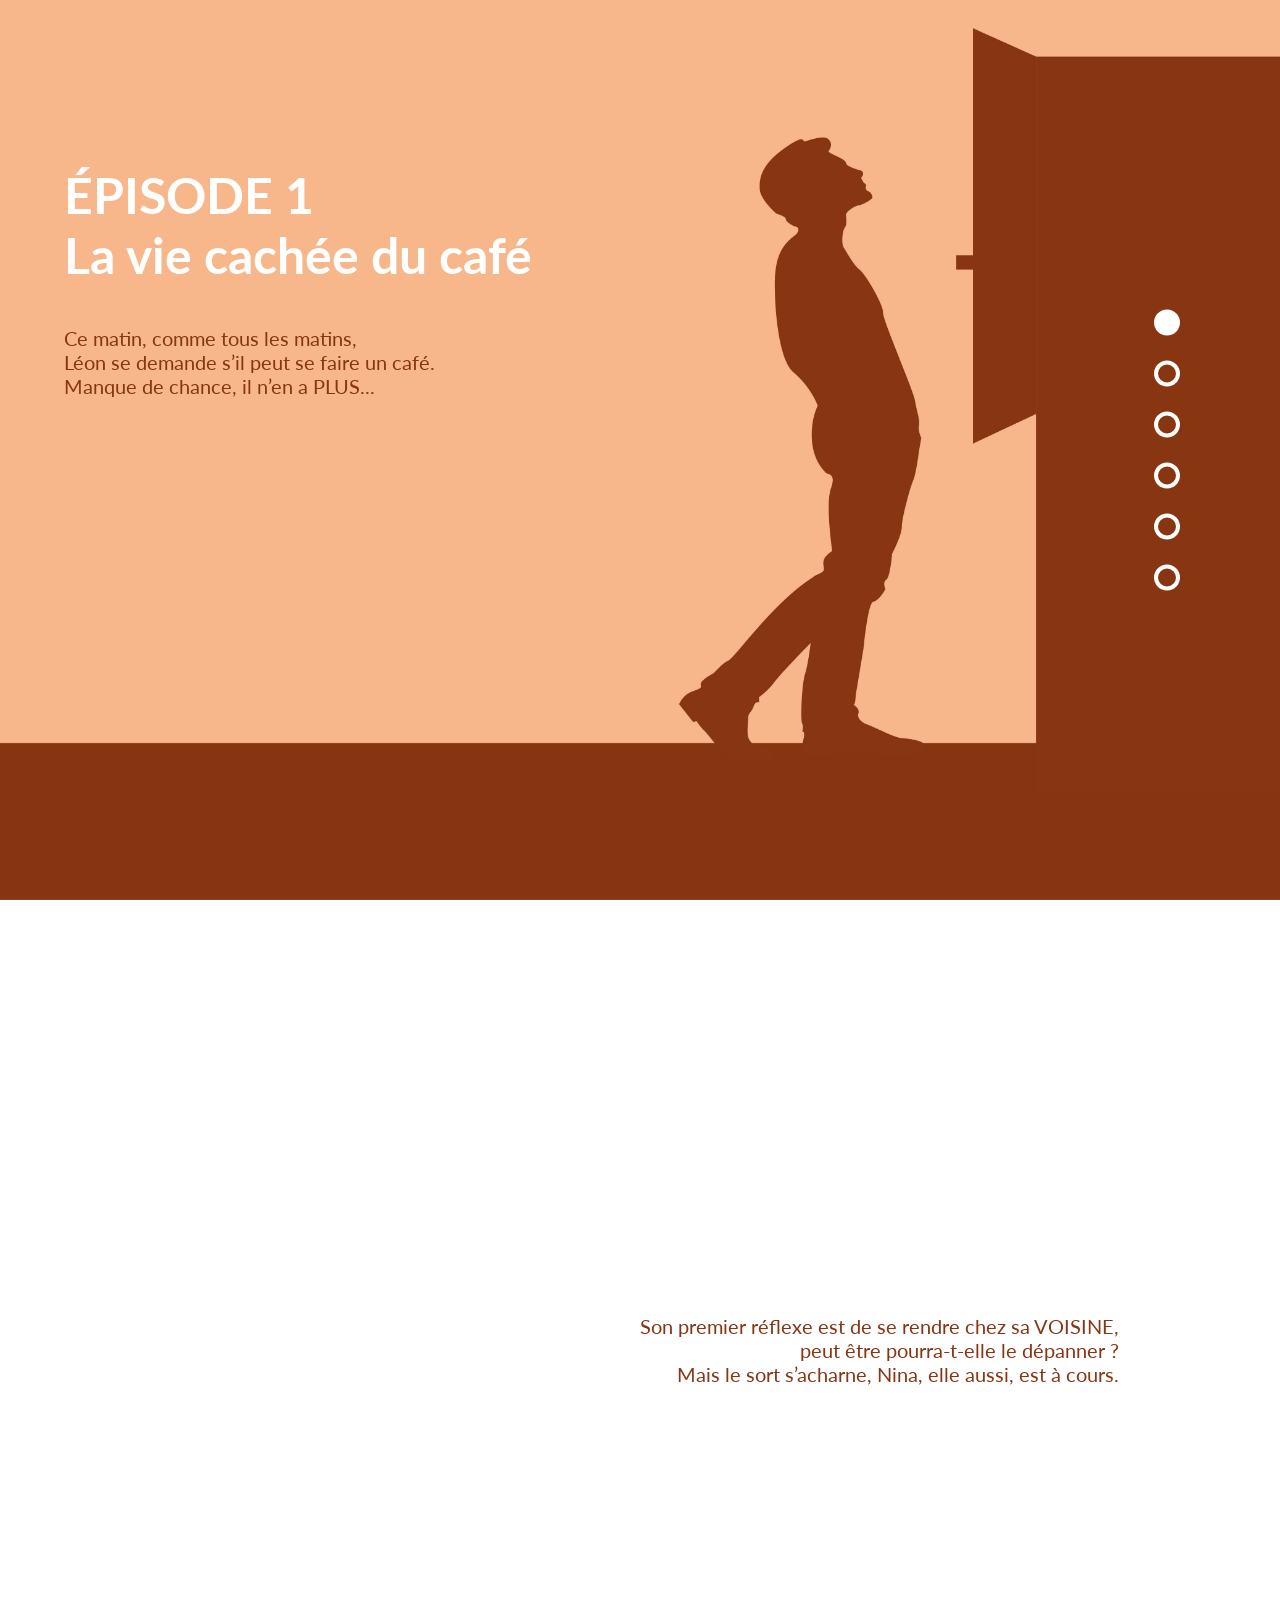
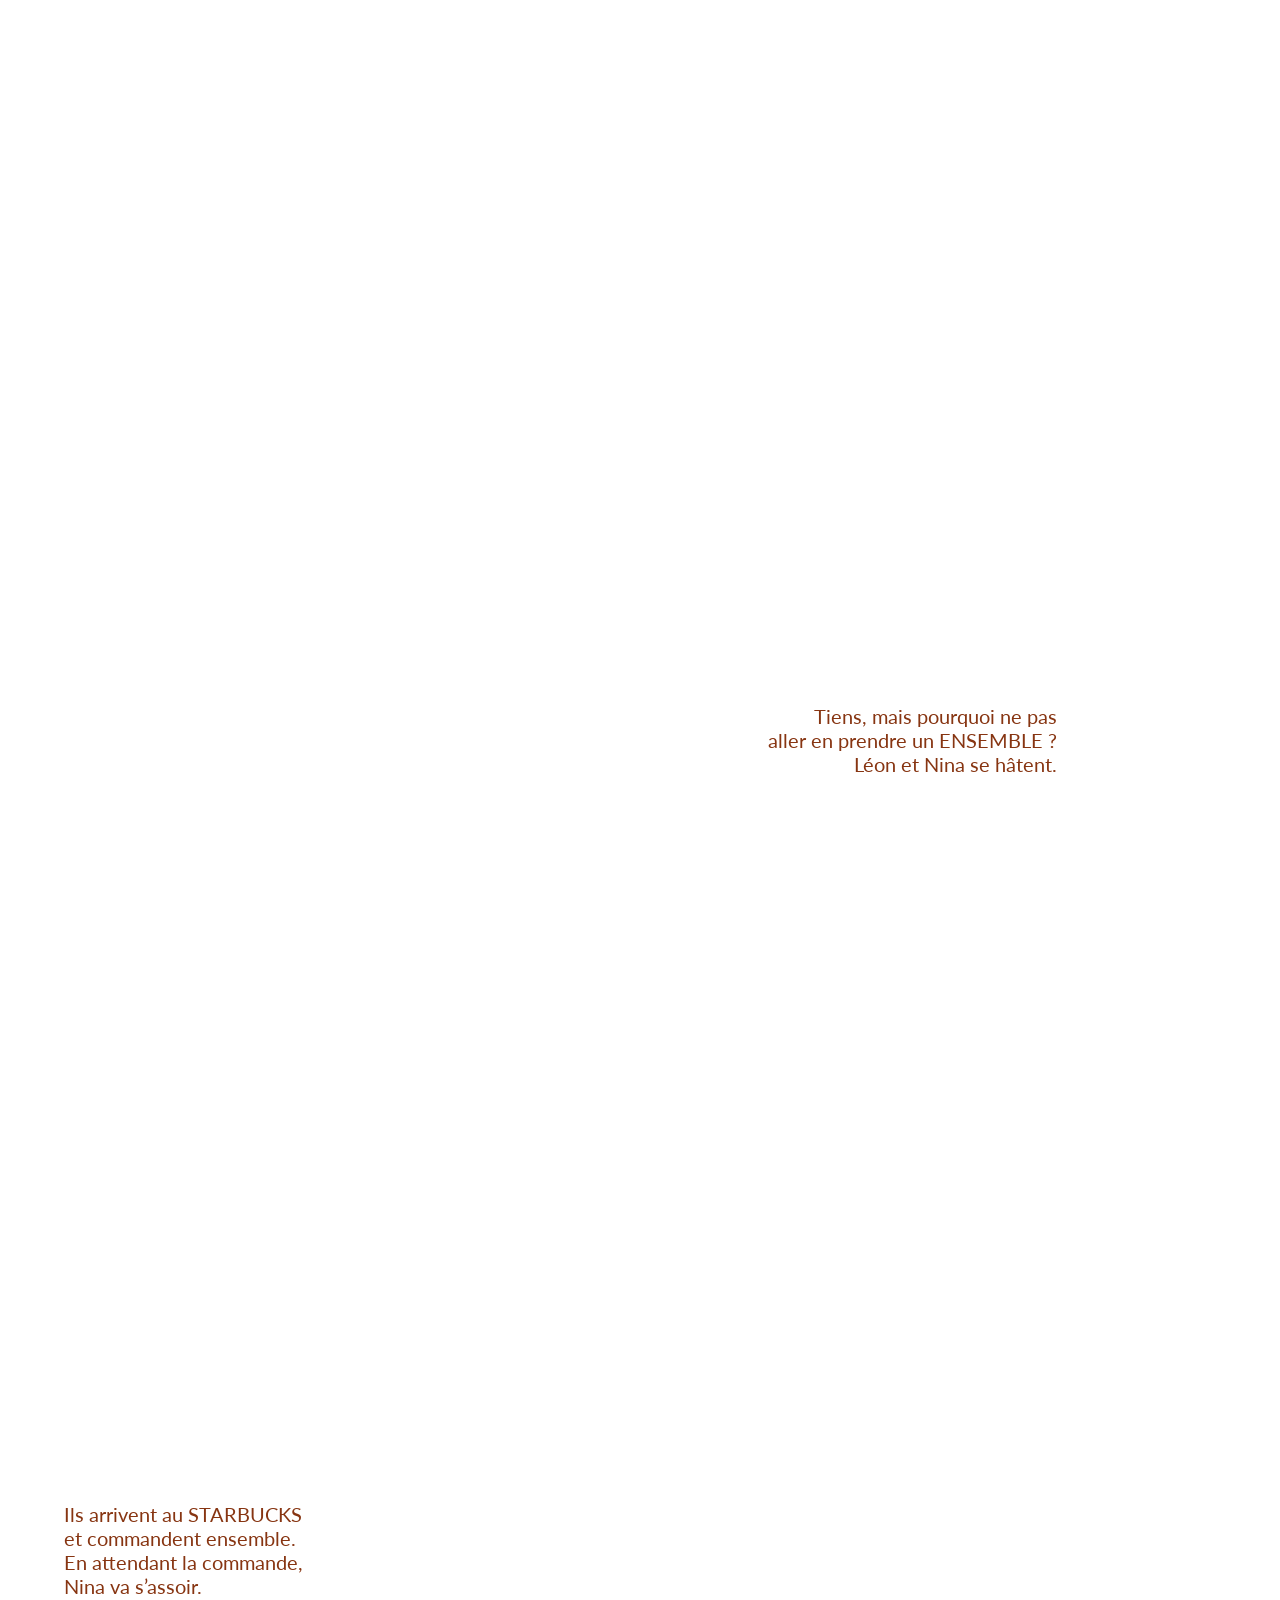
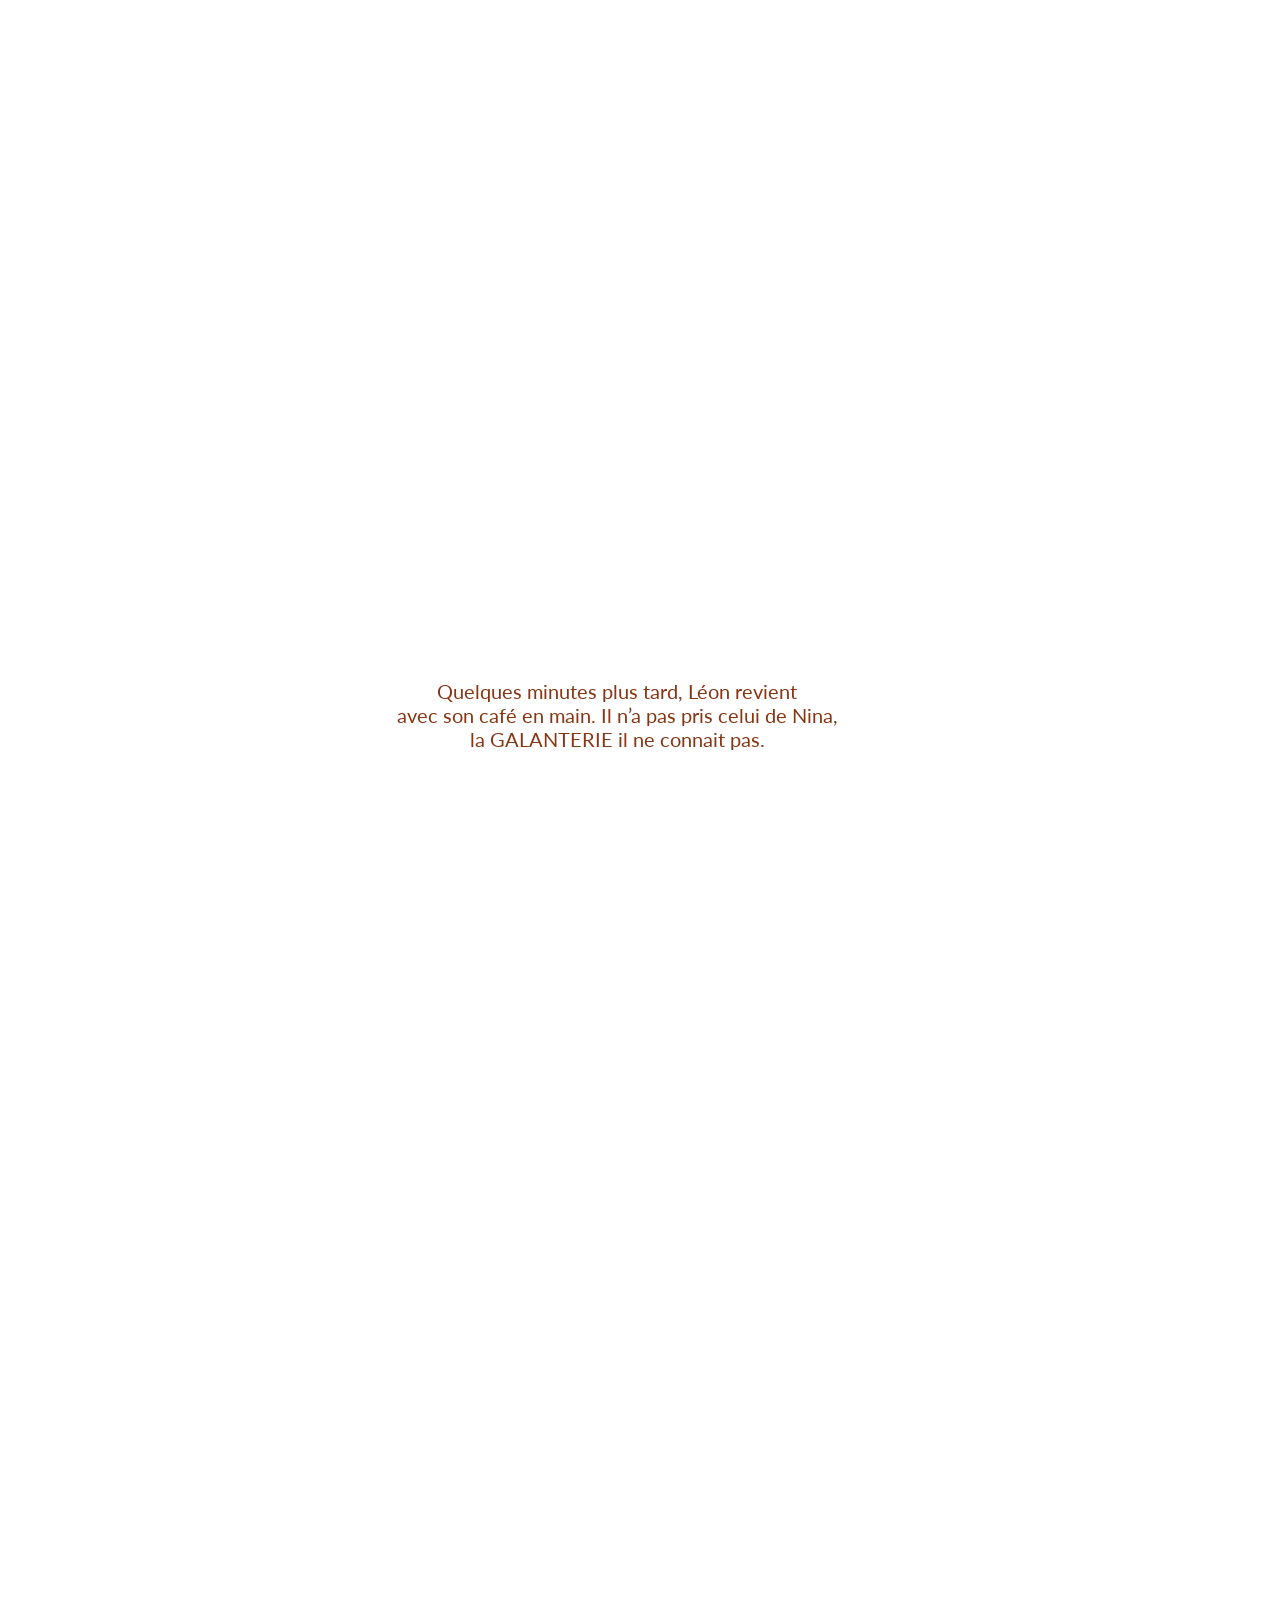
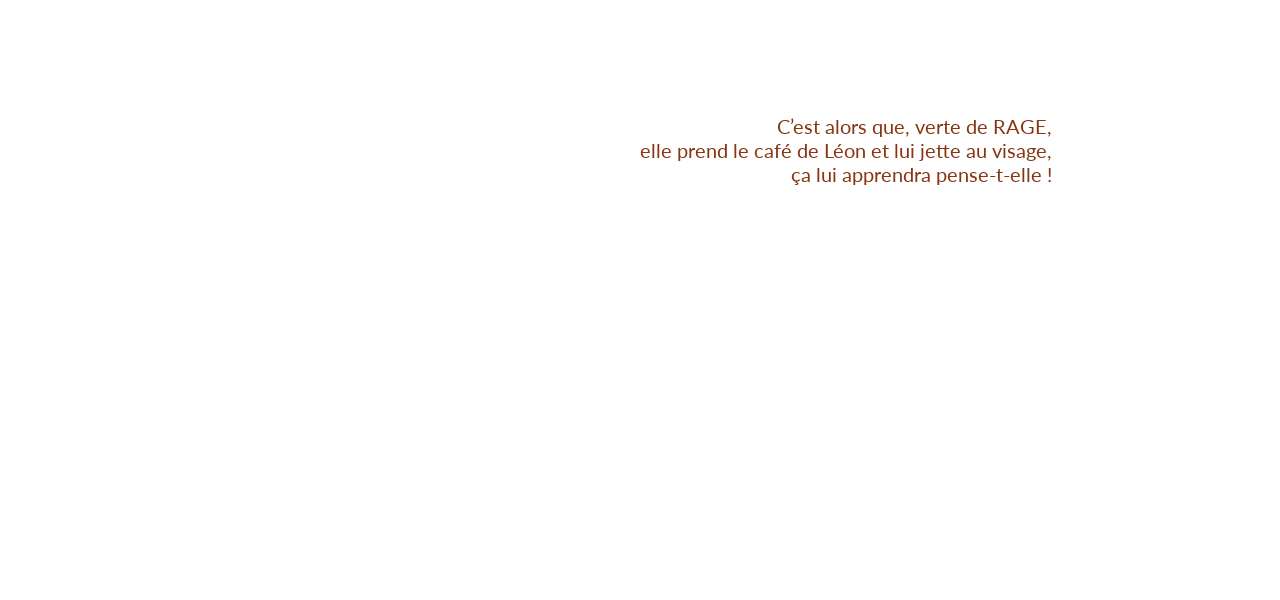
<file: index.html>
<!DOCTYPE html>
<html lang="en" class="no-js">
	<head>
		<meta charset="UTF-8" />
		<meta http-equiv="X-UA-Compatible" content="IE=edge,chrome=1">
		<meta name="viewport" content="width=device-width, initial-scale=1.0">
		<title>La vie cachée du café</title>
		<meta name="description" content="Une petite histoire sur du café" />
		<meta name="keywords" content="background scrolling, fixed background, background-attachment, jquery" />
		<meta name="author" content="Codrops" />
		<link rel="shortcut icon" href="../favicon.ico">
		<link rel="stylesheet" type="text/css" href="css/default.css" />
		<link rel="stylesheet" type="text/css" href="css/component.css" />
		<script src="js/modernizr.custom.js"></script>
	</head>
	<body>
		<div class="container">
			<header class="clearfix">

			</header>
			<div id="cbp-fbscroller" class="cbp-fbscroller">
				<nav>
					<a href="#fbsection1" class="cbp-fbcurrent">Section 1</a>
					<a href="#fbsection2">Section 2</a>
					<a href="#fbsection3">Section 3</a>
					<a href="#fbsection4">Section 4</a>
					<a href="#fbsection5">Section 5</a>
					<a href="#fbsection6">Section 6</a>
				</nav>

				<section id="fbsection">
					<div class="section-content-5">
					<h1>ÉPISODE 1 <br />  La vie cachée du café</h1>

					                           <p>Ce matin, comme tous les matins,<br />
					                           Léon se demande s’il peut se faire un café.<br />
																		 Manque de chance, il n’en a PLUS...  <br />
																	 </p>
																	   </div>
				</section>


				<section id="fbsection2">
									<div class="section-content">
										<p> Son premier réflexe est de se rendre chez sa VOISINE, <br />
										peut être pourra-t-elle le dépanner ? <br />
										Mais le sort s’acharne, Nina, elle aussi, est à cours. </p>
                  </div>
      	</section>


				<section id="fbsection3">
					<div class="section-content-1">
					<p> Tiens, mais pourquoi ne pas<br /> aller en prendre un ENSEMBLE ? <br />
					                           Léon et Nina se hâtent. </p>

						</div>
				</section>
				<section id="fbsection4">
	<div class="section-content-2">
					<p>Ils arrivent au STARBUCKS <br />et commandent ensemble.
					                          <br />En attendant la commande,<br /> Nina va s’assoir.</p> </section>


				<section id="fbsection5">
	<div class="section-content-3">
					<p>Quelques minutes plus tard, Léon revient <br />avec son café en main.
                                     Il n’a pas pris celui de Nina,<br /> la GALANTERIE il ne connait pas.  </section>



				<section id="fbsection6">
        <div class="section-content-4">
					<p>C’est alors que, verte de RAGE, <br />
					                          elle prend le café de Léon et lui jette au visage, <br />
																		ça lui apprendra pense-t-elle !</section>
			</div>
		</div>


		<script src="https://ajax.googleapis.com/ajax/libs/jquery/1.9.1/jquery.min.js"></script>
		<!-- jquery.easing by http://gsgd.co.uk/ : http://gsgd.co.uk/sandbox/jquery/easing/ -->
		<script src="js/jquery.easing.min.js"></script>
		<!-- waypoints jQuery plugin by http://imakewebthings.com/ : http://imakewebthings.com/jquery-waypoints/ -->
		<script src="js/waypoints.min.js"></script>
		<!-- jquery-smartresize by @louis_remi : https://github.com/louisremi/jquery-smartresize -->
		<script src="js/jquery.debouncedresize.js"></script>
		<script src="js/cbpFixedScrollLayout.min.js"></script>
		<script>
			$(function() {
				cbpFixedScrollLayout.init();
			});
		</script>
	</body>
</html>
</file>
<file: css/component.css>
/* Set all parents to full height */
html, body,
.container,
.cbp-fbscroller,
.cbp-fbscroller section {
	height: 100%;
}

/* The nav is fixed on the right side  and we center it by translating it 50%
(we don't know it's height so we can't use the negative margin trick) */
.cbp-fbscroller > nav {
	position: fixed;
	z-index: 9999;
	right: 100px;
	top: 50%;
	width: 26px;
	-webkit-transform: translateY(-50%);
	-moz-transform: translateY(-50%);
	-ms-transform: translateY(-50%);
	transform: translateY(-50%);
}

.cbp-fbscroller > nav a {
	display: block;
	position: relative;
	z-index: 9999;
	color: transparent;
	width: 26px;
	height: 26px;
	outline: none;
	margin: 25px 0;
	border-radius: 50%;
	border: 4px solid #fff;
}

.no-touch .cbp-fbscroller > nav a:hover {
	background: rgba(255,255,255,0.6);
}

.cbp-fbscroller > nav a.cbp-fbcurrent {
	background: #fff;
}

/* background-attachment does the trick */
.cbp-fbscroller section {
	position: relative;
	background-position: top center;
	background-repeat: no-repeat;
	background-size: cover;
}

.no-touch .cbp-fbscroller section {
	background-attachment: fixed;
}

section {
		font-size: 20px;
}

.section-content {
	position: absolute;
	top: 50%;
	left : 50%;
	transform : translateY(-50%);
}

.section-content-1 {
	position: absolute;
	top: 60%;
	left : 60%;
	transform : translateY(-50%);
}

.section-content-2 {
	position: absolute;
	top: 50%;
	left : 5%;
	transform : translateY(-50%);
}

.section-content-3 {
	position: absolute;
	top: 35%;
	left : 31%;
	transform : translateY(-50%);
}

.section-content-4 {
	position: absolute;
	top: 50%;
	left : 50%;
	transform : translateY(-50%);
}

.section-content-5 {
	position: absolute;
	top: 30%;
	left : 5%;
	transform : translateY(-50%);
}

#fbsection {
	background-image: url(../images/1.jpg);
	overflow: hidden;
	text-align: left;


}

#fbsection2 {
	background-image: url(../images/2.jpg);
	text-align: right;
}

#fbsection3 {
	background-image: url(../images/3.jpg);
	font-size: 20px;
	text-align: right;

}

#fbsection4 {
	background-image: url(../images/4.jpg);
	font-size: 20px;
	text-align: left;

}

#fbsection5 {
	background-image: url(../images/5.jpg);
	font-size: 20px;
	text-align: center;
}

#fbsection6 {
	background-image: url(../images/6.jpg);
	font-size: 20px;
	text-align: right;

}
</file>
<file: css/default.css>
/* General Blueprint Style */
@import url(http://fonts.googleapis.com/css?family=Lato:300,400,700);
@font-face {
	font-family: 'fontawesome';
	src:url('../fonts/fontawesome.eot');
	src:url('../fonts/fontawesome.eot?#iefix') format('embedded-opentype'),
		url('../fonts/fontawesome.svg#fontawesome') format('svg'),
		url('../fonts/fontawesome.woff') format('woff'),
		url('../fonts/fontawesome.ttf') format('truetype');
	font-weight: normal;
	font-style: normal;
}

*, *:after, *:before { -webkit-box-sizing: border-box; -moz-box-sizing: border-box; box-sizing: border-box; }
body, html { font-size: 100%; padding: 0; margin: 0;}

/* Clearfix hack by Nicolas Gallagher: http://nicolasgallagher.com/micro-clearfix-hack/ */
.clearfix:before, .clearfix:after { content: " "; display: table; }
.clearfix:after { clear: both; }

body {
    font-family: 'Lato', Calibri, Arial, sans-serif;
    color: #873512;
}
h1 {
	font-size: 50px;

	color: #ffffff;
}

a {
	color: #f0f0f0;
	font-size: 50px;
}

a:hover {
	color: #000;
}

.container > header {
	padding: 2.875em 1.875em 1.875em;
	position: fixed;
	z-index: 1000;
	width: 60%;
	left: 20%;
}

.container > header h1 {
	font-size: 2.125em;
	line-height: 1.3;
	margin: 0;
	float: left;
	font-weight: 400;
}

.container > header span {
	display: block;
	font-weight: 700;
	text-transform: uppercase;
	letter-spacing: 0.5em;
	padding: 0 0 0.6em 0.1em;
}

.container > header nav {
	float: right;
}

.container > header nav a {
	display: block;
	float: left;
	position: relative;
	width: 2.5em;
	height: 2.5em;
	background: #fff;
	border-radius: 50%;
	color: transparent;
	margin: 0 0.1em;
	border: 4px solid #fff;
	text-indent: -8000px;
}

.container > header nav a:after {
	content: attr(data-info);
	color: #fff;
	position: absolute;
	width: 600%;
	top: 120%;
	text-align: right;
	right: 0;
	opacity: 0;
	pointer-events: none;
}

.container > header nav a:hover:after {
	opacity: 1;
}

.container > header nav a:hover {
	background: #47a3da;
}

.icon-drop:before,
.icon-arrow-left:before {
	font-family: 'fontawesome';
	position: absolute;
	top: 0;
	width: 100%;
	height: 100%;
	speak: none;
	font-style: normal;
	font-weight: normal;
	line-height: 2;
	text-align: center;
	color: #47a3da;
	-webkit-font-smoothing: antialiased;
	text-indent: 8000px;
	padding-left: 8px;
}

.container > header nav a:hover:before {
	color: #fff;
}

.icon-drop:before {
	content: "\e000";
}

.icon-arrow-left:before {
	content: "\f060";
}
</file>
